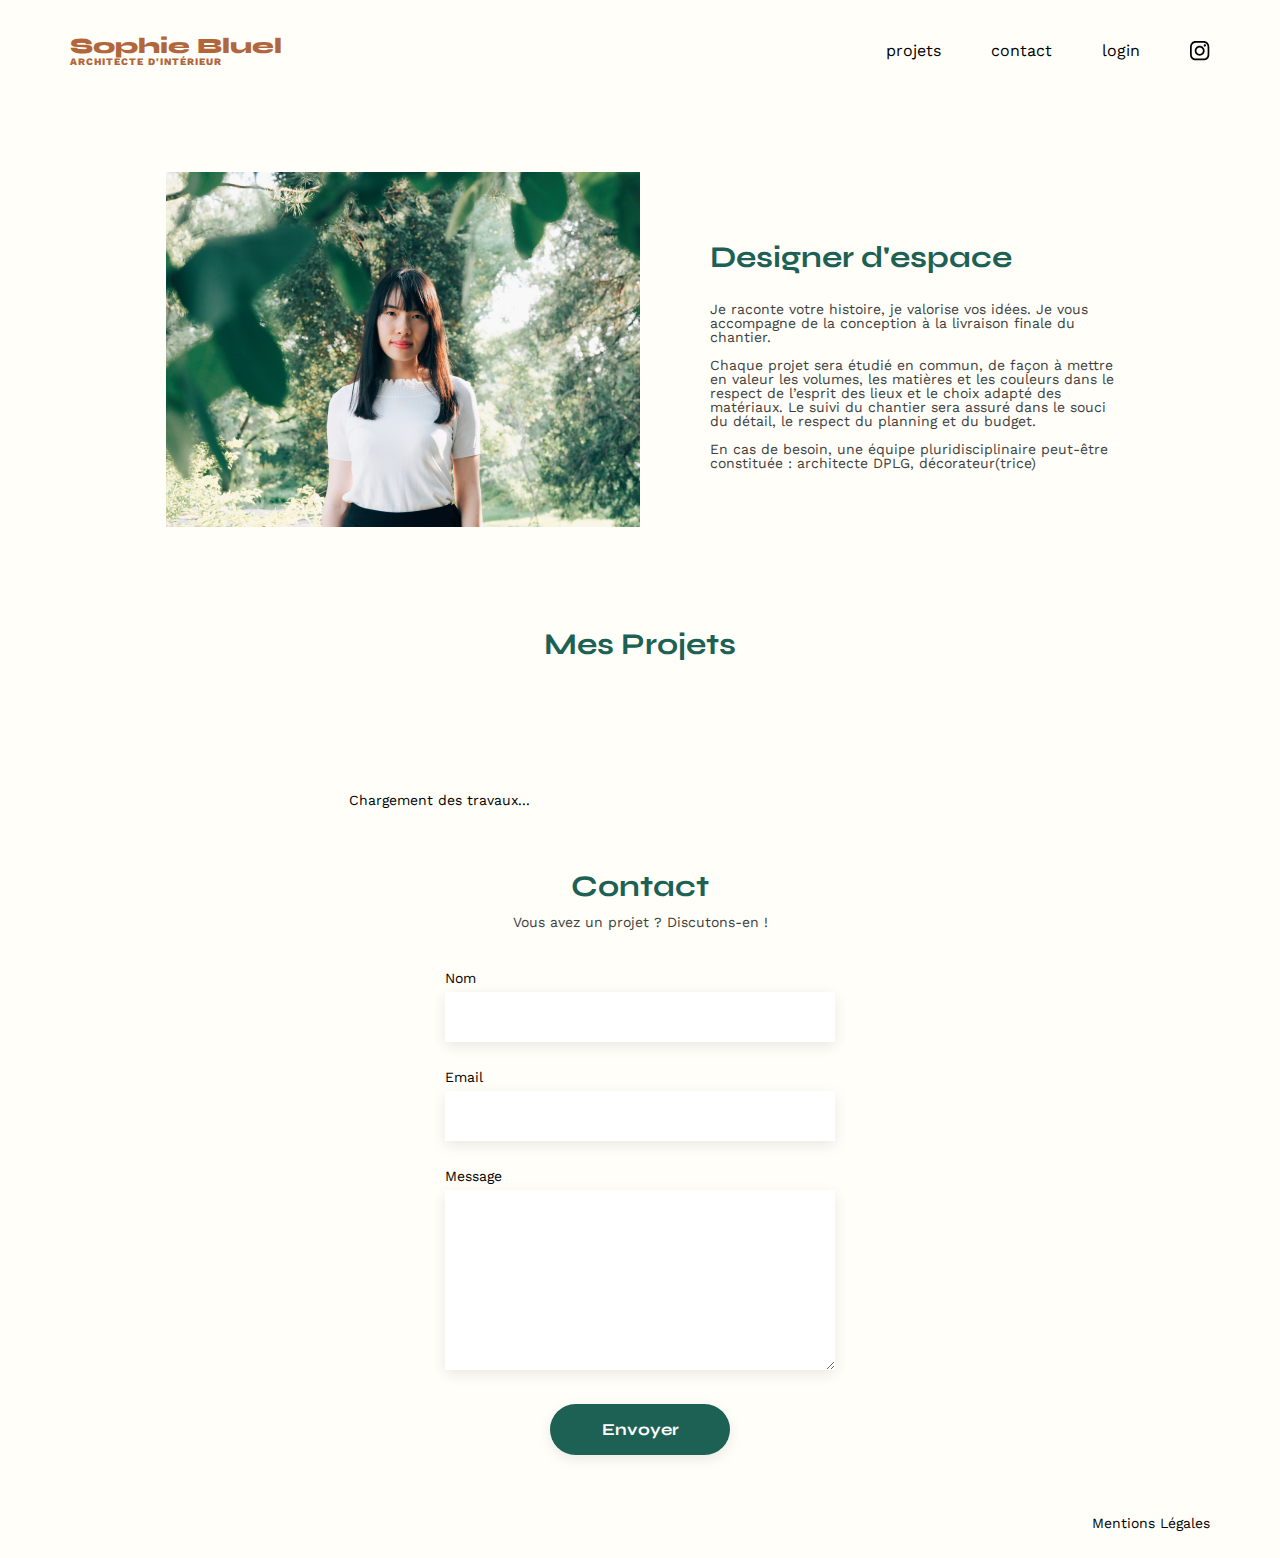
<file: index.html>
<!DOCTYPE html>
<html lang="fr">
  <head>
    <meta charset="UTF-8" />
    <title>Sophie Bluel - Architecte d'intérieur</title>
    <meta name="viewport" content="width=device-width, initial-scale=1.0" />
    <link rel="preconnect" href="https://fonts.googleapis.com" />
    <link rel="preconnect" href="https://fonts.gstatic.com" crossorigin />
    <link
      href="https://fonts.googleapis.com/css2?family=Syne:wght@700;800&family=Work+Sans&display=swap"
      rel="stylesheet"
    />
    <meta name="description" content="" />
    <link rel="stylesheet" href="./assets/style.css" />
    <script src="./assets/js/script.js" defer></script>
    <script src="./assets/js/modal.js" defer></script>
  </head>
  <body>
    <header>
      <div class="administrator-header" style="display: none">
        <img src="./assets/icons/white-editor.svg" alt="Modifier" />
        <p>Mode édition</p>
      </div>
      <div class="container">
        <h1>Sophie Bluel <span>ARCHITECTE D'INTÉRIEUR</span></h1>
        <nav>
          <ul>
            <li><a href="#portfolio">projets</a></li>
            <li><a href="#contact">contact</a></li>
            <li><a href="login.html" class="login">login</a></li>
            <li>
              <img
                src="./assets/icons/instagram.svg"
                alt="Instagram"
                class="instagram"
              />
            </li>
          </ul>
        </nav>
      </div>
    </header>
    <main>
      <section id="introduction">
        <figure>
          <img src="./assets/images/sophie-bluel.png" alt="" />
        </figure>
        <article>
          <h2>Designer d'espace</h2>
          <p>
            Je raconte votre histoire, je valorise vos idées. Je vous accompagne
            de la conception à la livraison finale du chantier.
          </p>
          <p>
            Chaque projet sera étudié en commun, de façon à mettre en valeur les
            volumes, les matières et les couleurs dans le respect de l’esprit
            des lieux et le choix adapté des matériaux. Le suivi du chantier
            sera assuré dans le souci du détail, le respect du planning et du
            budget.
          </p>
          <p>
            En cas de besoin, une équipe pluridisciplinaire peut-être constituée
            : architecte DPLG, décorateur(trice)
          </p>
        </article>
      </section>
      <section id="portfolio">
        <div class="portfolio-header">
          <h2>Mes Projets</h2>
          <div class="modal-container">
            <nav>
              <img
                src="./assets/icons/black-editor.svg"
                alt="Modifier"
                class="modal-icon"
              />
              <a href="#modal" class="js-modal">modifier</a>
            </nav>
            <aside
              id="modal"
              class="modal"
              role="dialog"
              aria-modal="false"
              aria-label="title-modal"
              style="display: none"
            >
              <div class="modal-content">
                <div class="modal-header">
                  <div class="modal-interact">
                    <img
                      src="./assets/icons/xmark.svg"
                      alt="fermer"
                      class="close-modal"
                      tabindex="0"
                    />
                    <img
                      src="./assets/icons/fleche-retour.svg"
                      alt="precedent"
                      class="prev-button"
                    />
                  </div>

                  <h2 id="title-modal"></h2>
                </div>
                <div class="modal-body">
                  <div class="modal-gallery"></div>
                </div>
                <div class="modal-footer">
                  <img
                    src="./assets/icons/Line.svg"
                    alt="line"
                    class="line-decorative"
                  />
                  <input
                    type="submit"
                    value=""
                    class="next-button submit-button"
                  />
                </div>
              </div>
            </aside>
          </div>
        </div>
        <div class="filters"></div>
        <div class="gallery"></div>
      </section>
      <section id="contact">
        <h2>Contact</h2>
        <p>Vous avez un projet ? Discutons-en !</p>
        <form action="#" method="post">
          <label for="name">Nom</label>
          <input type="text" name="name" id="name" autocomplete="name" />
          <label for="email">Email</label>
          <input type="email" name="email" id="email" autocomplete="email" />
          <label for="message">Message</label>
          <textarea name="message" id="message" cols="30" rows="10"></textarea>
          <input type="submit" value="Envoyer" autocomplete="off" />
        </form>
      </section>
    </main>

    <footer>
      <nav>
        <ul>
          <li>Mentions Légales</li>
        </ul>
      </nav>
    </footer>
  </body>
</html>
</file>
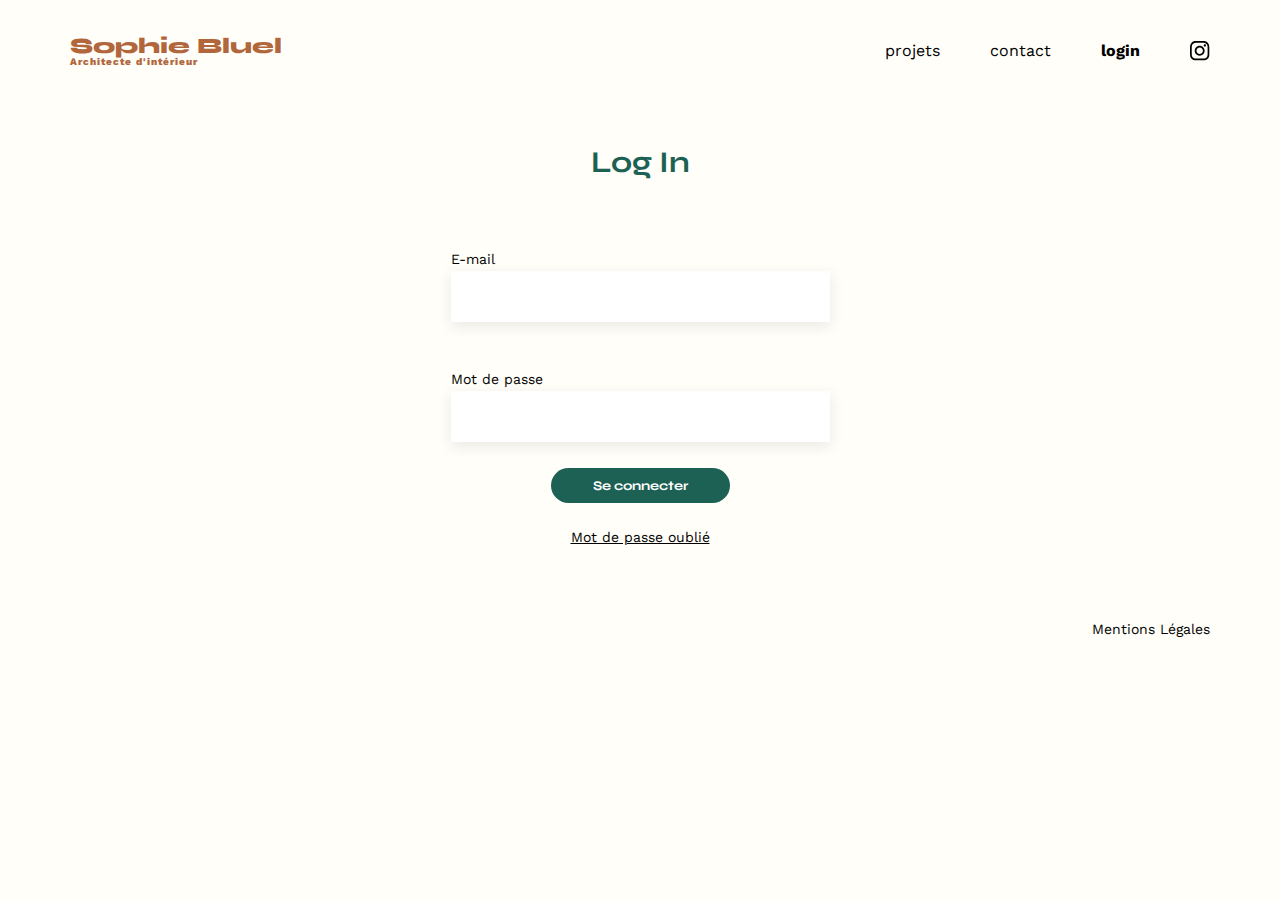
<file: login.html>
<!DOCTYPE html>
<html lang="fr">
  <head>
    <meta charset="UTF-8" />
    <title>Sophie Bluel - Architecte d'intérieur</title>
    <meta name="viewport" content="width=device-width, initial-scale=1.0" />
    <link rel="preconnect" href="https://fonts.googleapis.com" />
    <link rel="preconnect" href="https://fonts.gstatic.com" crossorigin />
    <link
      href="https://fonts.googleapis.com/css2?family=Syne:wght@700;800&family=Work+Sans&display=swap"
      rel="stylesheet"
    />
    <meta name="description" content="" />
    <link rel="stylesheet" href="./assets/style.css" />
    <script src="./assets/js/login.js" defer></script>
  </head>
  <body>
    <header>
      <div class="container">
        <h1>Sophie Bluel <span>Architecte d'intérieur</span></h1>
        <nav>
          <ul>
            <li><a href="./index.html#portfolio">projets</a></li>
            <li><a href="./index.html#contact">contact</a></li>
            <li><a href="login.html" class="login strong">login</a></li>
            <li>
              <img
                src="./assets/icons/instagram.svg"
                alt="Instagram"
                class="instagram"
              />
            </li>
          </ul>
        </nav>
      </div>
    </header>
    <main>
      <section class="login">
        <h2>Log In</h2>
        <form action="#" method="post" id="login-form">
          <label for="email">E-mail</label>
          <input
            type="email"
            name="email"
            id="email"
            required
            autocomplete="email"
          />
          <label for="password">Mot de passe</label>
          <input
            type="password"
            name="password"
            id="password"
            required
            autocomplete="current-password"
          />
          <input
            type="submit"
            value="Se connecter"
            id="submitBtn"
            autocomplete="off"
          />
        </form>
        <div class="error" id="error-message"></div>
        <a href="" id="forget-password">Mot de passe oublié</a>
      </section>
    </main>
    <footer>
      <nav>
        <ul>
          <li>Mentions Légales</li>
        </ul>
      </nav>
    </footer>
  </body>
</html>
</file>
<file: assets/style.css>
@charset "UTF-8";
ol,
ul {
  list-style: none;
}

a {
  text-decoration: none;
  color: black;
  cursor: default;
}

h2 {
  font-family: "Syne", sans-serif;
  font-weight: 700;
  font-size: 30px;
  color: #1d6154;
}

input[type=submit] {
  font-family: "Syne", sans-serif;
  font-weight: 700;
  color: white;
  text-align: center;
  border-radius: 60px;
  margin: 2em auto;
}

.strong {
  font-weight: bold;
}

body {
  display: flex;
  flex-direction: column;
  align-items: center;
  line-height: 1;
  margin: auto;
  font-family: "Work Sans", sans-serif;
  font-size: 14px;
  background-color: rgb(255, 254, 248);
  -webkit-user-select: none;
     -moz-user-select: none;
          user-select: none;
}

header {
  display: flex;
  flex-direction: column;
  align-items: center;
  width: 100%;
}
header .container {
  display: flex;
  justify-content: space-between;
  align-items: center;
  max-width: 1140px;
  width: 100%;
  height: 42px;
  margin-top: 30px;
}
header .container h1 {
  display: flex;
  flex-direction: column;
  font-family: "Syne", sans-serif;
  font-size: 22px;
  font-weight: 800;
  color: #b1663c;
  justify-content: center;
}
header .container h1 > span {
  font-family: "Work Sans", sans-serif;
  font-size: 10px;
  letter-spacing: 0.1em;
}
header .container ul {
  display: flex;
  align-items: center;
  gap: 50px;
}
header .container ul li {
  display: flex;
  align-items: center;
  font-size: 16px;
}
header .container ul li:hover,
header .container ul .login:hover {
  color: #b1663c;
}
header .administrator-header {
  display: flex;
  align-items: center;
  justify-content: center;
  background-color: rgb(0, 0, 0);
  max-width: 1440px;
  width: 100%;
  height: 59px;
}
header .administrator-header p {
  color: white;
  margin-left: 1em;
}

main {
  display: flex;
  flex-direction: column;
  align-items: center;
  width: 100%;
  max-width: 1040px;
  /* Login Section */
  /* Introduction Section */
  /* Portfolio Section */
  /* Contact Section */
}
main .login {
  display: flex;
  flex-direction: column;
  align-items: center;
  margin: 50px 0;
}
main .login form {
  display: flex;
  flex-direction: column;
  width: 379px;
}
main .login form #email,
main .login form #password {
  padding: 18px;
  box-shadow: 0px 4px 14px 0px rgba(0, 0, 0, 0.09);
  border: none;
}
main .login form input[type=submit] {
  border: none;
  background-color: #1d6154;
  width: 179px;
  height: 35px;
}
main .login form label {
  margin: 50px 0 5px 0;
}
main .login #forget-password {
  text-decoration: underline;
}
main #introduction {
  display: flex;
  align-items: center;
  text-align: center;
  gap: 70px;
  margin: 100px 0 100px 0;
}
main #introduction figure {
  margin: 0%;
}
main #introduction figure img {
  width: 474px;
}
main #introduction article {
  display: flex;
  flex-direction: column;
  align-items: flex-start;
  width: 404px;
}
main #introduction article h2 {
  margin-bottom: 1em;
}
main #introduction article p {
  text-align: left;
  margin: 0 0 1em 0;
  color: rgb(61, 61, 61);
}
main #portfolio {
  display: flex;
  flex-direction: column;
  align-items: center;
  width: 100%;
  gap: 60px;
  /* Filters */
  /* Gallery */
}
main #portfolio .portfolio-header {
  display: flex;
  flex-direction: row;
  align-items: center;
  justify-content: center;
}
main #portfolio .portfolio-header h2 {
  margin: 0;
}
main #portfolio .filters {
  display: flex;
  justify-content: center;
  gap: 0.5em;
}
main #portfolio .filters button {
  font-family: "Syne", sans-serif;
  font-weight: 700;
  font-size: 1.2em;
  color: #1d6154;
  background-color: rgb(255, 254, 248);
  border: 1px solid #1d6154;
  border-radius: 60px;
  padding: 0 0.5em;
  min-width: 100px;
  height: 37px;
}
main #portfolio .filters button:first-child {
  color: white;
  background-color: #1d6154;
}
main #portfolio .gallery {
  display: grid;
  grid-template-columns: repeat(3, 1fr);
  gap: 20px;
}
main #portfolio .gallery figure {
  margin: 0%;
}
main #portfolio .gallery figure figcaption {
  color: rgb(61, 61, 61);
  margin-top: 0.5em;
}
main #portfolio .gallery img {
  width: 100%;
}
main #contact {
  display: flex;
  flex-direction: column;
  align-items: center;
  width: 50%;
  margin: auto;
  margin-top: 50px;
}
main #contact h2 {
  margin: 0px;
  text-align: center;
}
main #contact p {
  color: rgb(61, 61, 61);
  text-align: center;
}
main #contact form {
  display: flex;
  flex-direction: column;
  text-align: left;
  width: 75%;
}
main #contact label {
  margin: 2em 0 0.5em;
}
main #contact input {
  font-size: 1.2em;
}
main #contact input[type=submit] {
  background-color: #1d6154;
  margin: 2em auto;
  width: 180px;
}
main #contact input,
main #contact textarea {
  padding: 15px;
  border: none;
  box-shadow: 0 4px 14px rgba(0, 0, 0, 0.09);
}

/* Footer */
footer {
  display: flex;
  justify-content: flex-end;
  max-width: 1440px;
  width: 100%;
  margin: 2em;
}
footer ul {
  margin: 0 5em 0 0;
  padding: 0;
}

/* Modal */
.modal-container nav {
  display: flex;
  align-content: center;
  gap: 0.5em;
  align-items: baseline;
  margin-left: 30px;
}

.modal {
  position: fixed;
  top: 0;
  left: 0;
  width: 100%;
  height: 100%;
  background-color: rgba(0, 0, 0, 0.3);
  justify-content: center;
  align-items: center;
}
.modal .modal-content {
  background-color: rgb(255, 255, 255);
  width: 630px;
  height: 688px;
  border-radius: 10px;
  display: flex;
  flex-direction: column;
  align-items: center;
  justify-content: space-between;
}
.modal .modal-content .modal-header {
  display: flex;
  flex-direction: column;
  align-items: center;
  width: 100%;
}
.modal .modal-content .modal-header .modal-interact {
  display: flex;
  justify-content: space-between;
  width: 100%;
  flex-direction: row-reverse;
}
.modal .modal-content .modal-header .modal-interact .close-modal {
  align-self: flex-end;
  margin: 2em;
}
.modal .modal-content .modal-header .modal-interact .prev-button {
  align-self: flex-start;
  margin: 2em;
}
.modal .modal-content .modal-header h2 {
  font-family: Work Sans;
  font-weight: 400;
  font-size: 26px;
  line-height: 30.5px;
  color: black;
}
.modal .modal-content .modal-body {
  width: 420px;
}
.modal .modal-content .modal-body .modal-gallery {
  display: grid;
  grid-template-columns: repeat(5, 68px);
  width: 100%;
  gap: 20px;
}
.modal .modal-content .modal-body .modal-gallery figure {
  position: relative;
  margin: 0%;
  /* Boutton supprimer */
}
.modal .modal-content .modal-body .modal-gallery figure .delete-project {
  position: absolute;
  top: 10px;
  right: 5px;
  background: black;
  border: none;
  width: 17px;
  height: 17px;
  border-radius: 1px;
  cursor: pointer;
  display: flex;
  align-items: center;
  justify-content: center;
}
.modal .modal-content .modal-body .add-photo-form {
  display: flex;
  flex-direction: column;
  gap: 10px;
  /* Conteneur de l'upload */
}
.modal .modal-content .modal-body .add-photo-form .file-upload {
  display: flex;
  flex-direction: column;
  align-items: center;
  justify-content: center;
  width: 100%;
  /*  Style du bouton personnalisé */
}
.modal .modal-content .modal-body .add-photo-form .file-upload input[type=file] {
  display: none;
}
.modal .modal-content .modal-body .add-photo-form .file-upload .upload-container {
  width: 100%;
  height: 169px;
  background: rgb(232, 241, 246);
  display: flex;
  flex-direction: column;
  align-items: center;
  justify-content: center;
  cursor: pointer;
  text-align: center;
}
.modal .modal-content .modal-body .add-photo-form .file-upload .upload-container #preview-icon {
  padding: 5px;
}
.modal .modal-content .modal-body .add-photo-form .file-upload .upload-container #preview-image {
  height: 100%;
}
.modal .modal-content .modal-body .add-photo-form .file-upload .upload-container #upload-text {
  font-family: Work Sans;
  font-weight: 500;
  font-size: 14px;
  line-height: 16.42px;
  letter-spacing: 0%;
  text-align: center;
  color: rgb(48, 102, 133);
  background: rgb(203, 214, 220);
  padding: 10px 20px;
  border-radius: 20px;
  margin: 0;
}
.modal .modal-content .modal-body .add-photo-form .file-upload .upload-container .upload-info {
  font-size: 10px;
  padding: 10px;
  margin: 0;
}
.modal .modal-content .modal-body .add-photo-form .input-upload {
  display: flex;
  flex-direction: column;
  gap: 5px;
  /* Positionner le chevron */
}
.modal .modal-content .modal-body .add-photo-form .input-upload label {
  margin-top: 15px;
}
.modal .modal-content .modal-body .add-photo-form .input-upload #title,
.modal .modal-content .modal-body .add-photo-form .input-upload #category {
  padding: 20px;
  box-shadow: 0px 4px 14px 0px rgba(0, 0, 0, 0.09);
  border: none;
  color: rgb(61, 61, 61);
}
.modal .modal-content .modal-body .add-photo-form .input-upload #category {
  appearance: none; /* Supprime le style par défaut du selecteur */
  -webkit-appearance: none;
  -moz-appearance: none;
  width: 420px;
}
.modal .modal-content .modal-body .add-photo-form .input-upload .chevron-icon {
  position: relative;
  left: 375px;
  bottom: 32px;
  pointer-events: none;
}
.modal .modal-content .modal-body .error-message {
  text-align: center;
}
.modal .modal-content .modal-footer {
  display: flex;
  flex-direction: column;
  align-items: center;
  /* Désactiver uniquement dans le Step 1 */
}
.modal .modal-content .modal-footer .line-decorative {
  align-self: center;
  margin-bottom: 1em;
}
.modal .modal-content .modal-footer .disabled-step-1 {
  background-color: gray; /* Gris uniquement dans le Step 1 */
  width: 237px;
  height: 36px;
  margin-bottom: 3em;
  border: none;
}
.modal .modal-content .modal-footer .activate-button {
  background-color: #1d6154;
  width: 237px;
  height: 36px;
  margin-bottom: 3em;
  border: none;
}/*# sourceMappingURL=style.css.map */
</file>
